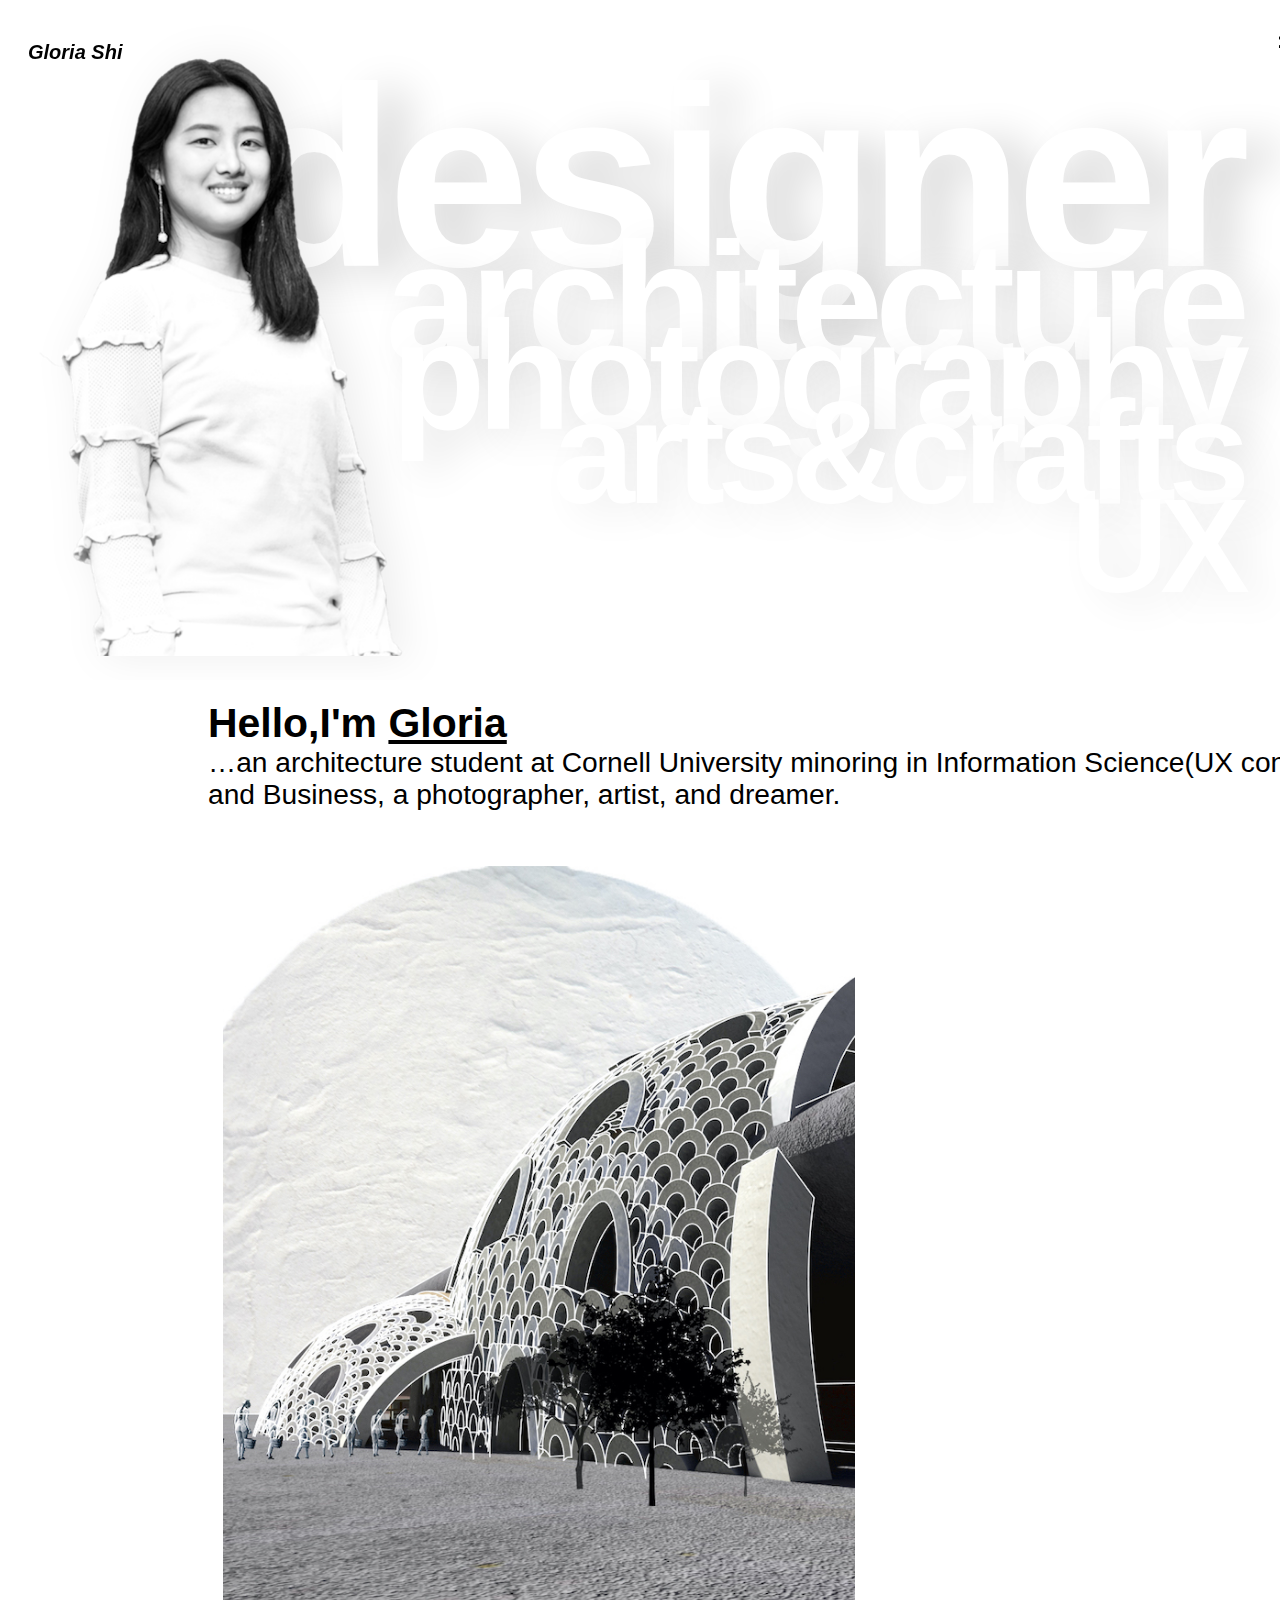
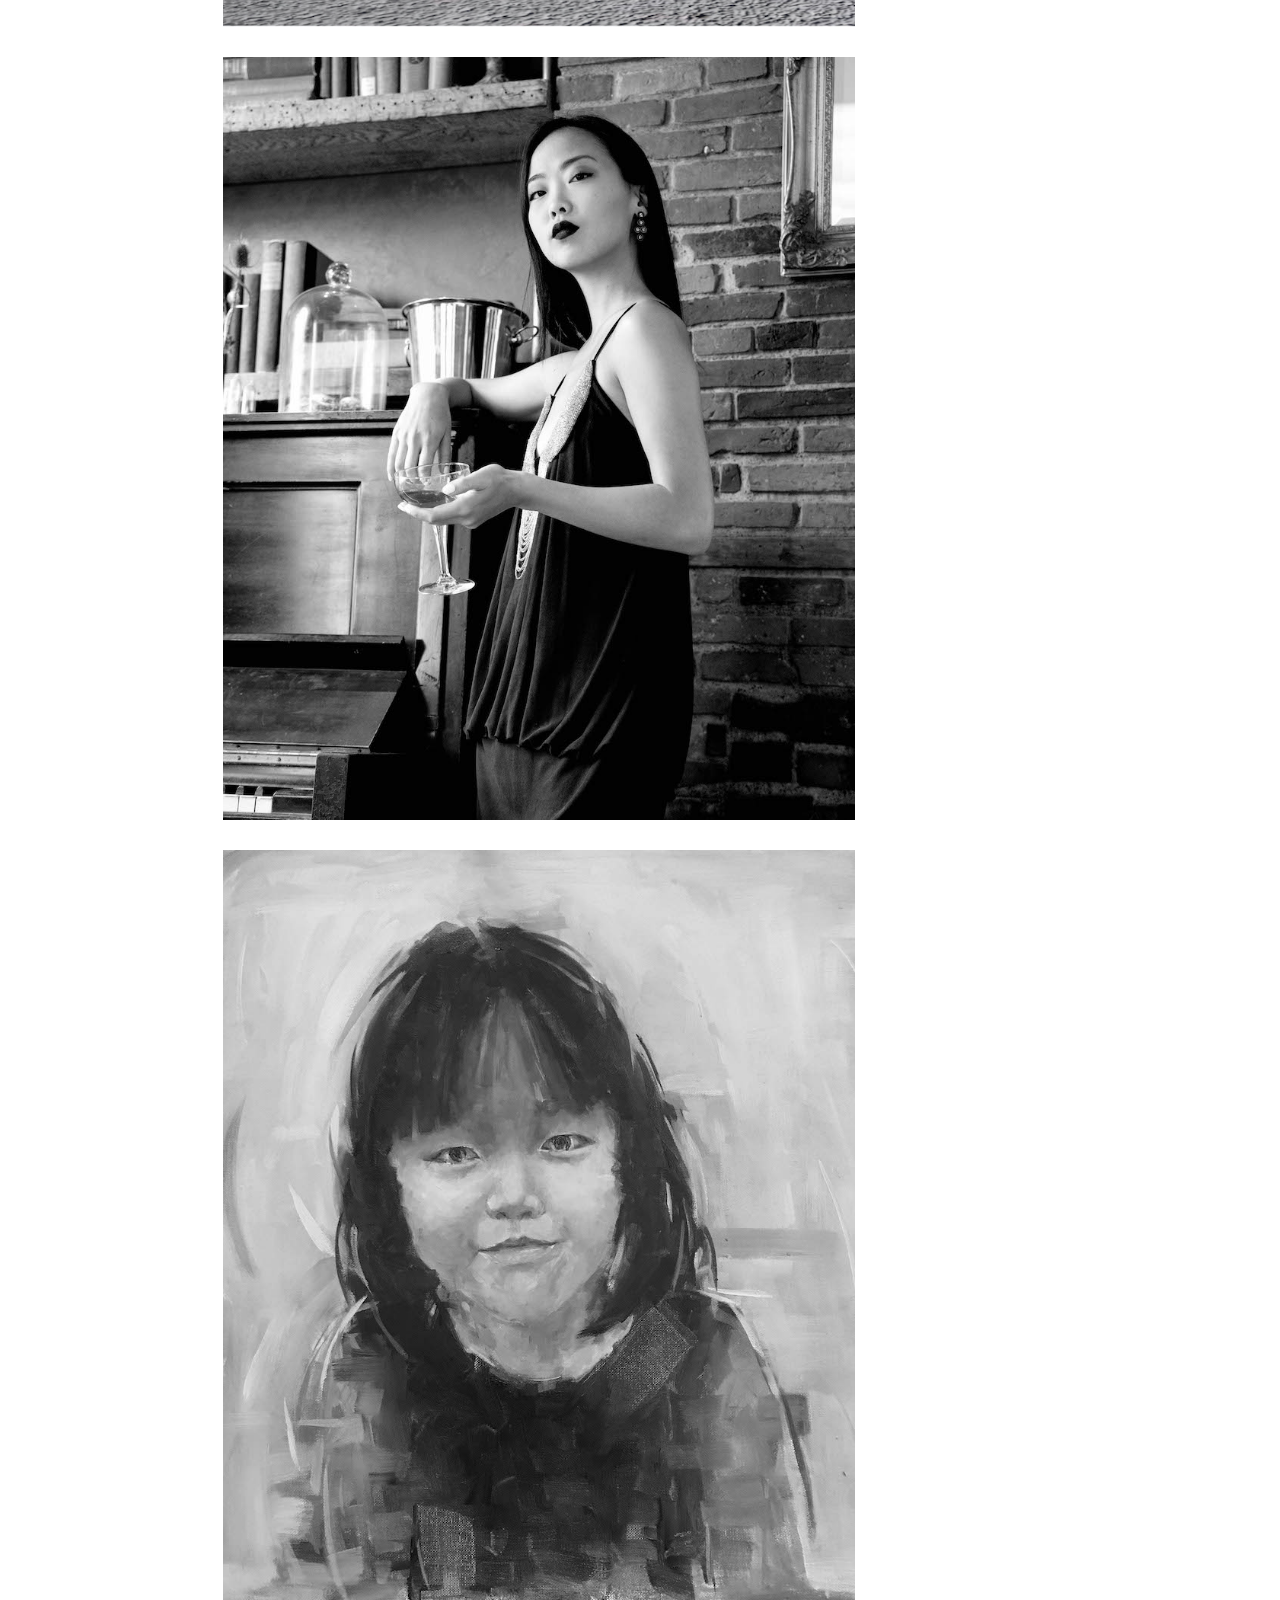
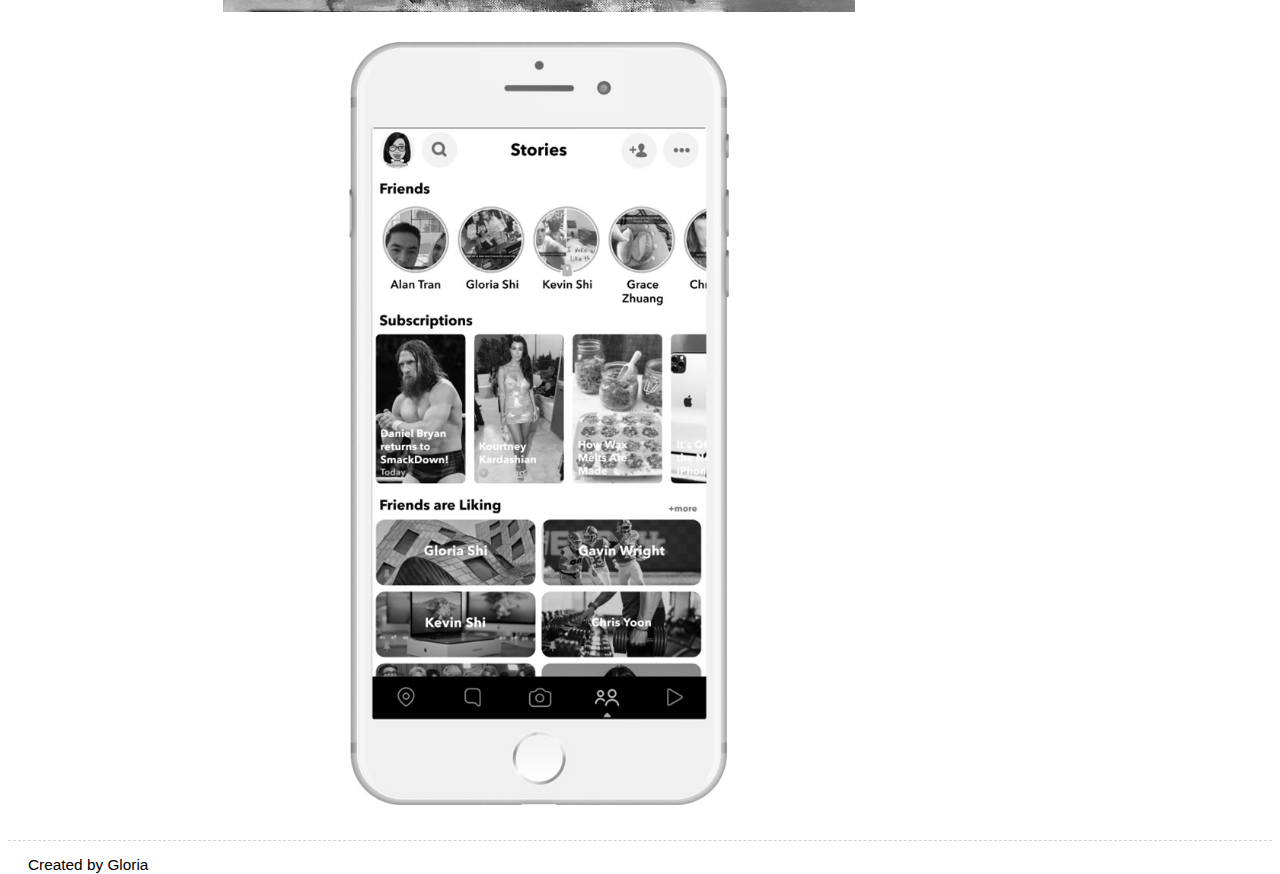
<file: index.html>
<!DOCTYPE html>
<html lang="en" dir="ltr">
  <head>
    <meta charset="utf-8">
    <meta http-equiv="X-UA-Compatible" content="IE=edge">
    <meta name="description" content="Gloria Shi portfolio website">
    <meta name="author" content="Gloria Shi">
    <meta name="viewport" content="width=device-width, initial-scale=1.0, minimum-scale=1.0, maximum-scale=1.0, shrink-to-fit=no">
    <meta name="keywords" content="architecture, architect, designer, photography, art, Cornell University, portfolio">
    <!--website icon-->
    <link rel="apple-touch-icon" sizes="180x180" href="/apple-touch-icon.png">
    <link rel="icon" type="image/png" sizes="32x32" href="img/icon/favicon-32x32.png">
    <link rel="icon" type="image/png" sizes="16x16" href="img/icon/favicon-16x16.png">
    <link rel="manifest" href="/img/icon/site.webmanifest">
    <!--bootstrap stylesheet-->
    <link rel="stylesheet" href="https://stackpath.bootstrapcdn.com/bootstrap/4.5.0/css/bootstrap.min.css" integrity="sha384-9aIt2nRpC12Uk9gS9baDl411NQApFmC26EwAOH8WgZl5MYYxFfc+NcPb1dKGj7Sk" crossorigin="anonymous">
    <!--more stylesheet-->
    <link rel="stylesheet" href="https://cdnjs.cloudflare.com/ajax/libs/animate.css/4.0.0/animate.min.css">
    <link rel="stylesheet" href="https://cdnjs.cloudflare.com/ajax/libs/font-awesome/4.7.0/css/font-awesome.min.css">
    <!--my stylesheet-->
    <link rel="stylesheet" href="css/main.css">
    <title>Gloria Shi</title>
  </head>

  <body id='body'>
    <!--navabr-->
    <nav id="navbar">
      <div class="container-fluid">
        <img src="img/svg/close.svg" alt="close" class="close-btn" id="close-menu">
        <ul>
          <li><a href="architecture.html">Architecture</a></li>
          <li><a href="photography.html">Photography</a></li>
          <li><a href="art.html">Art</a></li>
          <li><a href="ux.html">UX</a></li>
          <li><a href="about.html">About</a></li>
          <li><a href="contact.html">Contact</a></li>
        </ul>
      </div>
    </nav>
    <!--header-->
    <header id="main-header">
      <div class="container-fluid">
        <h1><a href="">Gloria Shi</a></h1>
        <img src="img/svg/menu.svg" alt="menu" class="menu-btn" id="open-menu">
      </div>
    </header>
    <!--landing page-->
    <section id="landing">
      <div class="container-fluid">
        <img src="img/home/gloria_bw.png" alt="Gloria Shi" id=home-img>
        <div class="shaded">
          <div id="descrip-1">designer</div>
          <div id="descrip-2"><a href="architecture.html">architecture</a></div>
          <div id="descrip-3"><a href="photography.html">photography</a></div>
          <div id="descrip-4"><a href="art.html">arts&crafts</a></div>
          <div id="descrip-6"><a href="ux.html">UX</a></div>
        </div>
      </div>
    </section>
    <!--landing page portfolio deatil-->
    <section id="about">
      <div class="container-fluid">
        <div id="greetings">Hello,I'm <a href="about.html">Gloria</a></div>
        <div id="intro">…an architecture student at Cornell University minoring in Information Science(UX concentration) and Business, a photographer, artist, and dreamer.</div>
    </div>
    <div class="container-fluid">
      <div id="detail">
        <div class="portfolio">
          <a href="architecture.html" class="detail-link">
            <img src="img/home/architecture_bw.jpg" alt="Architecture">
            <div class="caption">
              <h4>Architecture</h4>
            </div>
          </a>
        </div>
        <div class="portfolio">
          <a href="photography.html" class="detail-link">
            <img src="img/home/emily_bw.jpg" alt="Photography">
            <div class="caption">
              <h4>Photography</h4>
            </div>
          </a>
        </div>
        <div class="portfolio">
          <a href="art.html" class="detail-link">
            <img src="img/home/art_bw.jpg" alt="Art">
            <div class="caption">
              <h4>Art</h4>
            </div>
          </a>
        </div>
        <div class="portfolio">
          <a href="ux.html" class="detail-link">
            <img src="img/home/Snapchat_bw.jpg" alt="UX">
            <div class="caption">
              <h4>UX</h4>
            </div>
          </a>
        </div>
      </div>
    </div>
    </section>
    <!--JS script-->
    <script type="text/javascript" src="js/main.js">
    </script>
  </body>
  <!--footer-->
  <footer>
    <div class="footer row">
      <div class="col-md-6">
        <!--
        <div class="footer-text">
          Feel free to email me at <span><a href = "mailto: gloriashi0411@gmail.com">gloriashi0411@gmail.com</a></span>.
        </div>
      </div>
      <div class="col-md-6">
        <a class="icons" role= "button" href="https://www.instagram.com/gloriashi_/"><i class="fa fa-instagram" aria-hidden="true"></i></a>
        <a class="icons" role= "button" href="https://www.facebook.com/profile.php?id=100006267633682"><i class="fa fa-facebook-square" aria-hidden="true"></i></a>
        <a class="icons" role= "button" href="https://www.linkedin.com/in/gloria-shi-8b8b81148/"><i class="fa fa-linkedin" aria-hidden="true"></i></a>
        <a class="icons" role= "button" href="https://www.youtube.com/channel/UC5RsCROBwgtJ60TWSpmFm2Q/"><i class="fa fa-youtube-play" aria-hidden="true"></i></a>
      </div>-->
      <div class="footer-text">
        Created by Gloria
      </div>
    </div>
  </footer>
</html>
</file>
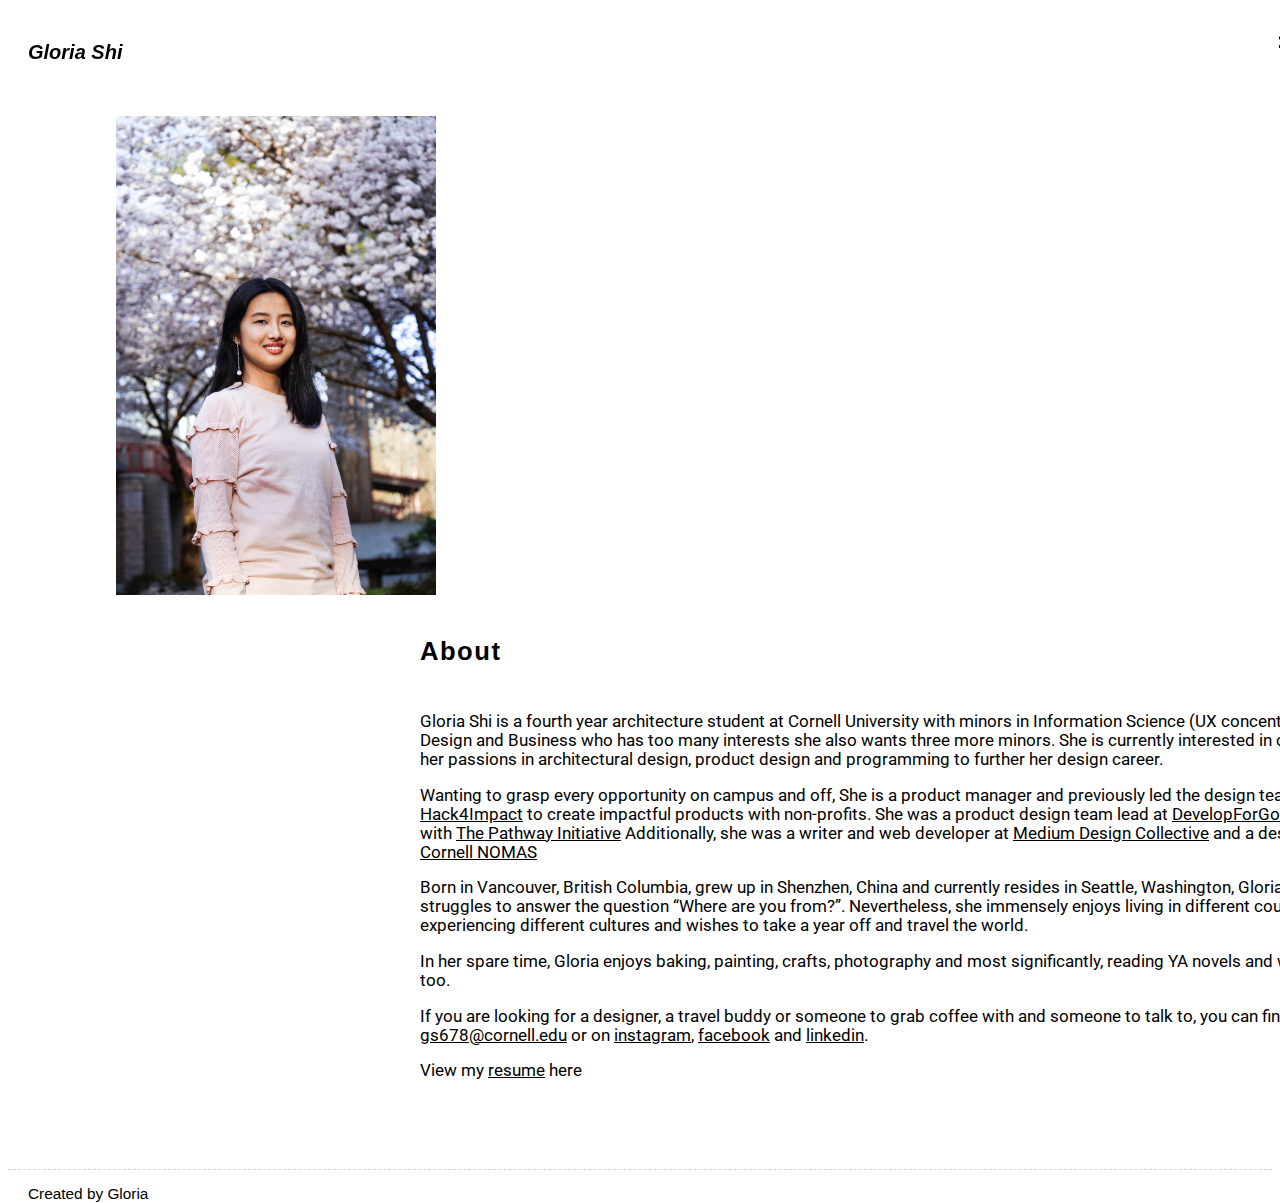
<file: about.html>
<!DOCTYPE html>
<html lang="en" dir="ltr">
  <head>
    <meta charset="utf-8">
    <meta http-equiv="X-UA-Compatible" content="IE=edge">
    <meta name="description" content="Gloria Shi portfolio website">
    <meta name="author" content="Gloria Shi">
    <meta name="viewport" content="width=device-width, initial-scale=1.0, minimum-scale=1.0, maximum-scale=1.0, shrink-to-fit=no">
    <meta name="keywords" content="architecture, architect, designer, photography, art, Cornell University, portfolio">
    <!--website icon-->
    <link rel="apple-touch-icon" sizes="180x180" href="/apple-touch-icon.png">
    <link rel="icon" type="image/png" sizes="32x32" href="img/icon/favicon-32x32.png">
    <link rel="icon" type="image/png" sizes="16x16" href="img/icon/favicon-16x16.png">
    <link rel="manifest" href="/img/icon/site.webmanifest">
    <!--bootstrap stylesheet-->
    <link rel="stylesheet" href="https://stackpath.bootstrapcdn.com/bootstrap/4.5.0/css/bootstrap.min.css" integrity="sha384-9aIt2nRpC12Uk9gS9baDl411NQApFmC26EwAOH8WgZl5MYYxFfc+NcPb1dKGj7Sk" crossorigin="anonymous">
    <!--more stylesheet-->
    <link rel="stylesheet" href="https://cdnjs.cloudflare.com/ajax/libs/animate.css/4.0.0/animate.min.css">
    <link rel="stylesheet" href="https://cdnjs.cloudflare.com/ajax/libs/font-awesome/4.7.0/css/font-awesome.min.css">
    <!--my stylesheet-->
    <link rel="stylesheet" href="css/main.css">
    <link rel="stylesheet" href="css/about.css">
    <!--fonts-->
    <link href="https://fonts.googleapis.com/css2?family=Roboto:ital,wght@0,100;0,300;0,400;0,500;0,700;0,900;1,100;1,300;1,400;1,500;1,700;1,900&display=swap" rel="stylesheet">

    <title>About</title>
  </head>
  <body id='body'>
    <nav id="navbar">
      <div class="container-fluid">
        <img src="img/svg/close.svg" alt="close" class="close-btn" id="close-menu">
        <ul>
          <li><a href="architecture.html">Architecture</a></li>
          <li><a href="photography.html">Photography</a></li>
          <li><a href="art.html">Art</a></li>
          <li><a href="ux.html">UX</a></li>
          <li><a href="about.html">About</a></li>
          <li><a href="contact.html">Contact</a></li>
        </ul>
      </div>
    </nav>
    <header id="main-header">
      <div class="container-fluid">
        <h1><a href="index.html">Gloria Shi</a></h1>
        <img src="img/svg/menu.svg" alt="menu" class="menu-btn" id="open-menu">
      </div>
    </header>
    <section class="about">
      <div class="container-fluid row">
        <div id="about-img" class="col-lg-4">
          <img src="img/about/about 1.jpg" alt="Cherry blossom">
        </div>
        <div id="about-text" class="col-lg-8">
          <h1>
            About
          </h1>
          <div id="about-text2">
          <p>Gloria Shi is a fourth year architecture student at Cornell University
            with minors in Information Science (UX concentrate), Game Design and Business who
has too many interests she also wants three more minors.
She is currently interested in combining her passions in architectural
design, product design and programming to further her design career.</p>

<p>Wanting to grasp every opportunity on campus and off, She is a product manager and previously
led the design team at <a href="https://cornellh4i.netlify.app/"> Cornell Hack4Impact</a> to
create impactful products with non-profits.
She was a product design team lead at <a href="https://developforgood.org/"> DevelopForGood</a>
working with <a href="https://tpwi.org/"> The Pathway Initiative</a>
Additionally, she was a writer and web developer at <a href="https://cornellmedium.design/">Medium Design Collective</a>
and a designer at <a href="https://aap.cornell.edu/resources/student-organization/nomas"> Cornell NOMAS</a></p>

<p>Born in Vancouver, British Columbia, grew up in Shenzhen, China and currently
resides in Seattle, Washington, Gloria often struggles to answer the question
“Where are you from?”. Nevertheless, she immensely enjoys living in different
countries and experiencing different cultures and wishes to take a year off and
travel the world.</p>

<p>In her spare time, Gloria enjoys baking, painting, crafts, photography and most
significantly, reading YA novels and writing some too.</p>

<p>If you are looking for a designer, a travel buddy or someone to grab
coffee with and someone to talk to, you can find me at <a href="mailto: gs678@cornell.edu">gs678@cornell.edu</a> or on <a href="https://www.instagram.com/gloriashi_/">
instagram</a>, <a href="https://www.facebook.com/profile.php?id=100006267633682">facebook</a> and <a href="https://www.linkedin.com/in/gloria-shi-8b8b81148/">linkedin</a>.</p>

<p>View my <a href="https://drive.google.com/file/d/1r2lhUOg-3OOlHfybtEACQXH2ofTjkm8o/view?usp=sharing">resume</a> here</p>
<!--<p>To shoot with me, check out my photography page and fill out a <a href="">contact form</a>.</p>-->
        </div>
        </div>
      </div>
    </section>
    <script type="text/javascript" src="js/main.js">
    </script>
  </body>
  <!--footer-->
  <footer>
    <div class="footer row">
      <div class="col-md-6">
        <!--
        <div class="footer-text">
          Feel free to email me at <span><a href = "mailto: gloriashi0411@gmail.com">gloriashi0411@gmail.com</a></span>.
        </div>
      </div>
      <div class="col-md-6">
        <a class="icons" role= "button" href="https://www.instagram.com/gloriashi_/"><i class="fa fa-instagram" aria-hidden="true"></i></a>
        <a class="icons" role= "button" href="https://www.facebook.com/profile.php?id=100006267633682"><i class="fa fa-facebook-square" aria-hidden="true"></i></a>
        <a class="icons" role= "button" href="https://www.linkedin.com/in/gloria-shi-8b8b81148/"><i class="fa fa-linkedin" aria-hidden="true"></i></a>
        <a class="icons" role= "button" href="https://www.youtube.com/channel/UC5RsCROBwgtJ60TWSpmFm2Q/"><i class="fa fa-youtube-play" aria-hidden="true"></i></a>
      </div>-->
      <div class="footer-text">
        Created by Gloria
      </div>
    </div>
  </footer>
</html>
</file>
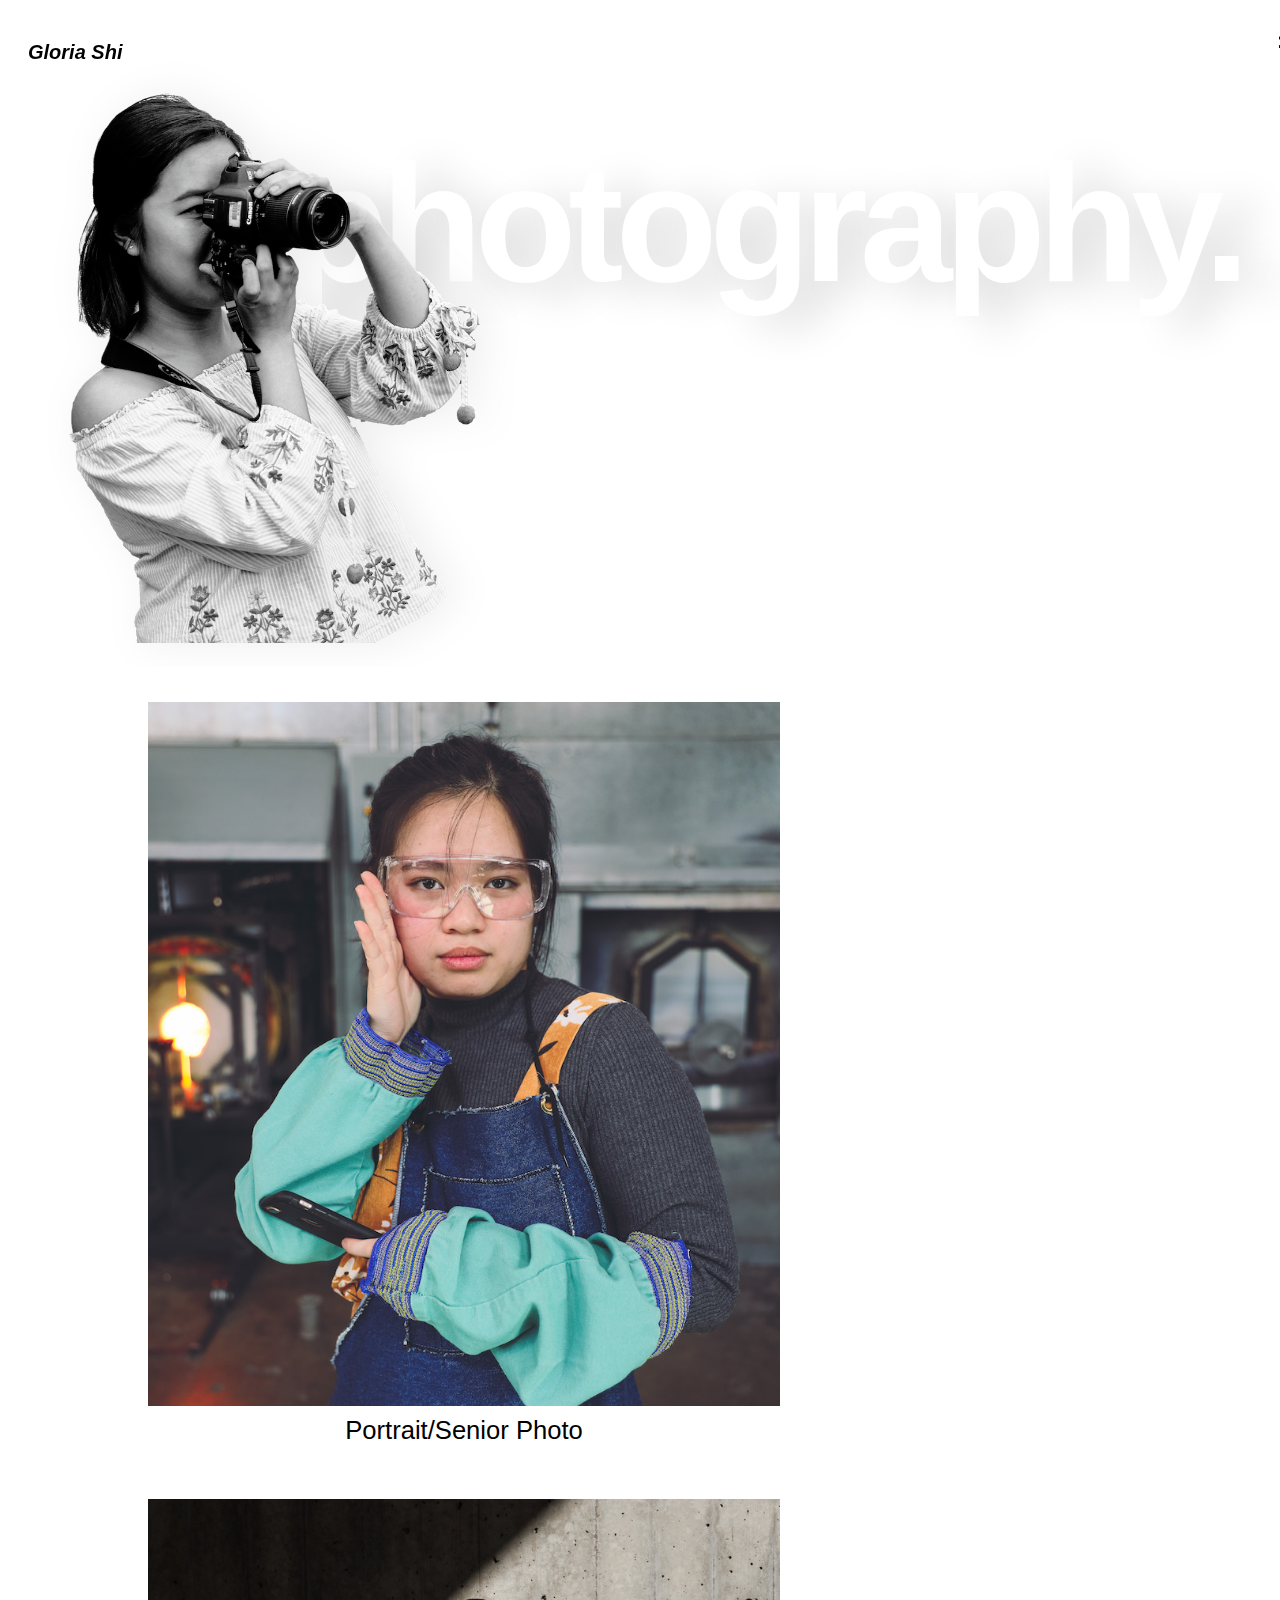
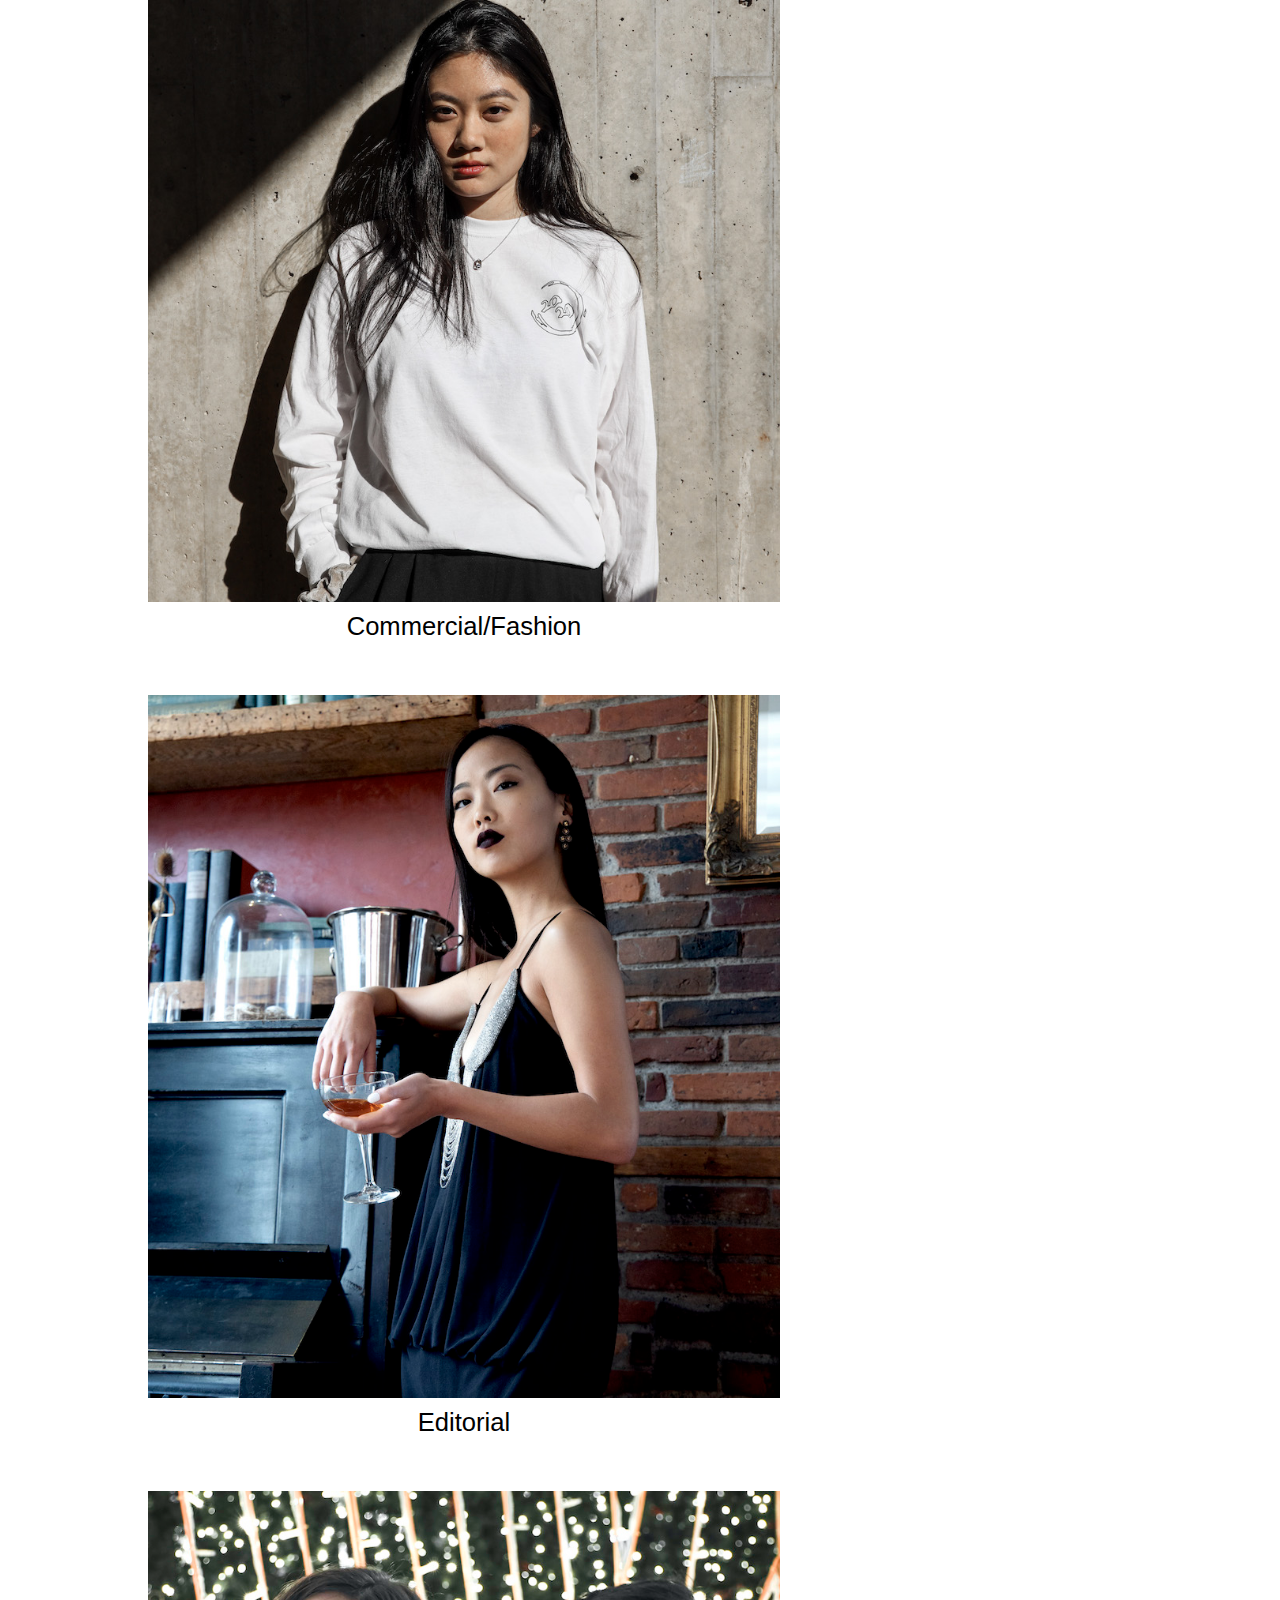
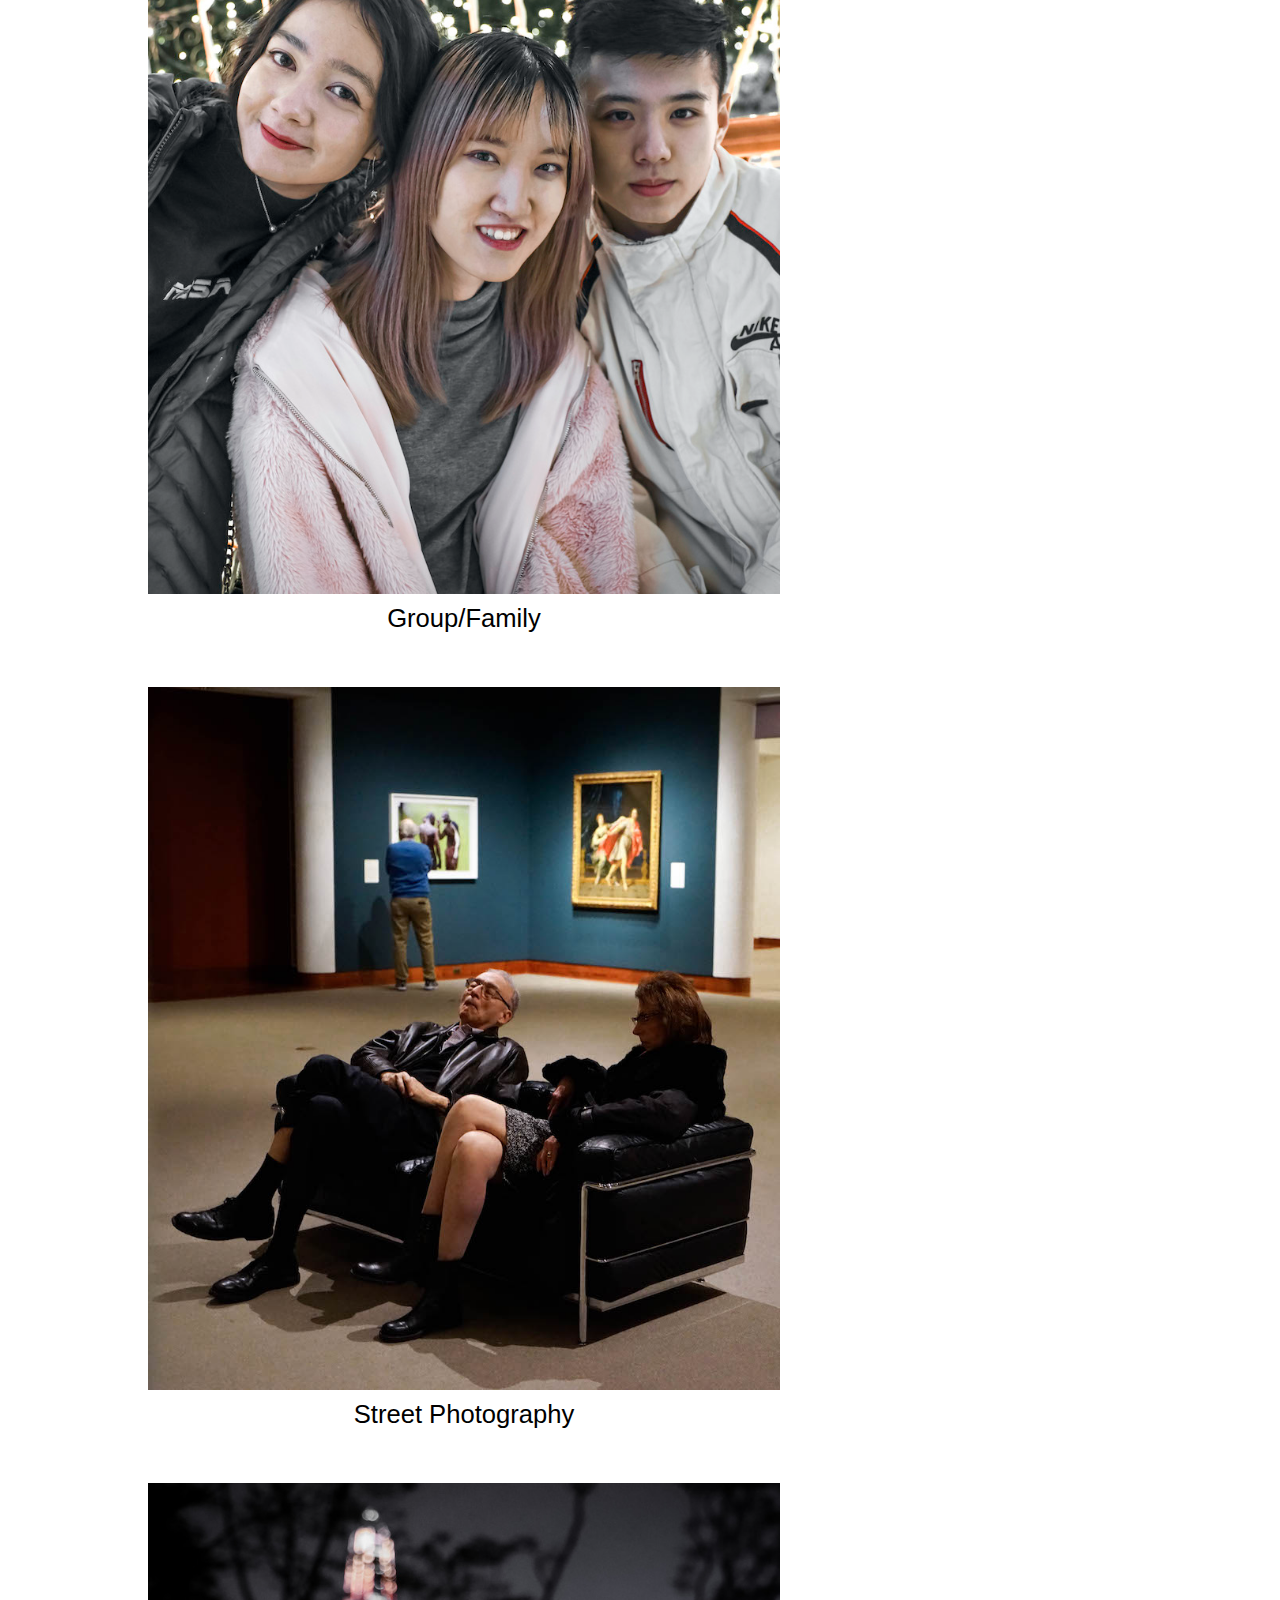
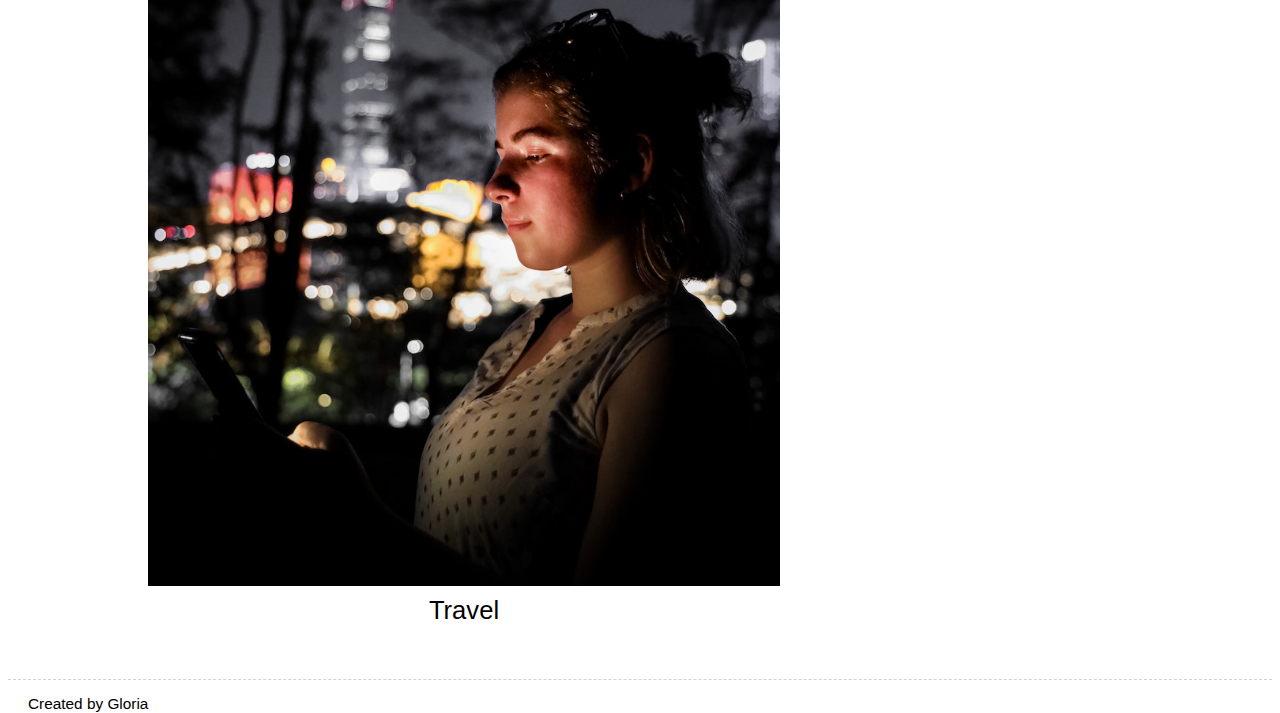
<file: photography.html>
<!DOCTYPE html>
<html lang="en" dir="ltr">
  <head>
    <meta charset="utf-8">
    <meta http-equiv="X-UA-Compatible" content="IE=edge">
    <meta name="description" content="Gloria Shi portfolio website">
    <meta name="author" content="Gloria Shi">
    <meta name="viewport" content="width=device-width, initial-scale=1.0, minimum-scale=1.0, maximum-scale=1.0, shrink-to-fit=no">
    <meta name="keywords" content="architecture, architect, designer, photography, art, Cornell University, portfolio">
    <!--website icon-->
    <link rel="apple-touch-icon" sizes="180x180" href="/apple-touch-icon.png">
    <link rel="icon" type="image/png" sizes="32x32" href="img/icon/favicon-32x32.png">
    <link rel="icon" type="image/png" sizes="16x16" href="img/icon/favicon-16x16.png">
    <link rel="manifest" href="/img/icon/site.webmanifest">
    <!--bootstrap stylesheet-->
    <link rel="stylesheet" href="https://stackpath.bootstrapcdn.com/bootstrap/4.5.0/css/bootstrap.min.css" integrity="sha384-9aIt2nRpC12Uk9gS9baDl411NQApFmC26EwAOH8WgZl5MYYxFfc+NcPb1dKGj7Sk" crossorigin="anonymous">
    <!--more stylesheet-->
    <link rel="stylesheet" href="https://cdnjs.cloudflare.com/ajax/libs/animate.css/4.0.0/animate.min.css">
    <link rel="stylesheet" href="https://cdnjs.cloudflare.com/ajax/libs/font-awesome/4.7.0/css/font-awesome.min.css">
    <link rel="stylesheet" href="css/fullpage.min.css">
    <!--my stylesheet-->
    <link rel="stylesheet" href="css/main.css">
    <link rel="stylesheet" href="css/photography.css">
    <!--fonts-->
    <link href="https://fonts.googleapis.com/css2?family=Roboto:ital,wght@0,100;0,300;0,400;0,500;0,700;0,900;1,100;1,300;1,400;1,500;1,700;1,900&display=swap" rel="stylesheet">

    <title>Photography</title>
  </head>
  <body id='body'>
    <!--navbar-->
    <nav id="navbar">
      <div class="container-fluid">
        <img src="img/svg/close.svg" alt="close" class="close-btn" id="close-menu">
        <ul>
          <li><a href="architecture.html">Architecture</a></li>
          <li><a href="photography.html">Photography</a></li>
          <li><a href="art.html">Art</a></li>
          <li><a href="ux.html">UX</a></li>
          <li><a href="about.html">About</a></li>
          <li><a href="contact.html">Contact</a></li>
        </ul>
      </div>
    </nav>
    <!--header-->
    <header id="main-header">
      <div class="container-fluid">
        <h1><a href="index.html">Gloria Shi</a></h1>
        <img src="img/svg/menu.svg" alt="menu" class="menu-btn" id="open-menu">
      </div>
    </header>
    <!--landing page-->
    <section id="landing">
      <div class="container-fluid">
        <img src="img/photography/photography-gloria.png" alt="photography-gloria" id='photo-img'>
        <div class="shaded">
          <div id="descrip-1">photography.
          <!--<button href='#'type="button" name="button" class="btn btn-outline-dark">FAQ</button>
          <button href='contact.html'type="button" name="button" class="btn btn-outline-dark">Contact</button>
          <button href='#'type="button" name="button" class="btn btn-outline-dark">Book Me</button></div>-->
        </div>
      </div>
    </section>
    <!--section element-->
    <!--portrait/senior photo-->
    <section id='photography'>
      <div class="container-fluid">
        <div id='detail'>
          <div class='portfolio'>
            <a href="portait.html" class="detail-link">
              <img src="img/photography/portrait.jpg" alt="Portrait/Senior photo">
              <h4>Portrait/Senior Photo</h4></a>
             <!-- <div id="clip-this">
                <div id='i-icon'><span>i</span></div>
                <div><span>Yearbook/Mini Session:</span>$50 (20 minutes, 1 outfit, 1 location, 8 images)</div>
                <div><span>Regular Session:</span> $150 (60 minutes, 2 outfit, 1 location, 20 images)</div>
                <div><span>Premium Session:</span> $250 (90 minutes, 3 outfit, 2 locations, 30 images)</div>
                <div><span>Bring a friend:</span> $250 (90 minutes, each 2 outfits, 2 locations, 30 images total)</div>
                <div><span>Extra images:</span> $10 per image</div>
                <button href='contact.html'type="button" name="button" class="btn btn-outline-dark" id='btn1'>Book A Session</button>
              </div> -->
          </div>
          <!--commercial/fashion-->
          <div class='portfolio'>
            <a href="commericial.html" class="detail-link">
              <img src="img/photography/commercial.jpg" alt="Commercial">
              <h4>Commercial/Fashion</h4></a>
              <!--<div id="clip-this">
                <div id='i-icon'><span>i</span></div>
                <div><span>60 minutes session:</span> $200 (max 3 outfits, 1 location, 15 images)</div>
                <div><span>90 minutes session:</span> $350 (max 6 outfits, 1 location, 30 images)</div>
                <div><span>120 minutes session:</span> $500 (max 10 outfits, 1 location, 50 images)</div>
                <div><span>Extra images:</span> $10 per image</div>
                <div><span>Extra locations:</span> $50 per location</div>
                <button href='contact.html'type="button" name="button" class="btn btn-outline-dark" id='btn1'>Book A Session</button>
              </div>-->
          </div>
          <!--editorial-->
          <div class='portfolio'>
            <a href="editorial.html" class="detail-link">
              <img src="img/photography/editorial.jpg" alt="Editorial">
            <h4>Editorial</h4></a>
          </div>
          <!--group/family-->
          <div class='portfolio'>
            <a href="group.html" class="detail-link">
              <img src="img/photography/group-photo.jpg" alt="Group">
              <h4>Group/Family</h4></a>
             <!-- <div id="clip-this">
                <div id='i-icon'><span>i</span></div>
                <div><span>Family:</span> $275 (60 minutes, 1 outfit, 1 location, 25 images invidual&group shots)</div>
                <div><span>Friends/Hoco/Prom/Parties:</span> $100 per 30 minutes, 3 person min (1 outfit, 1 location, 15 images individual&group shots) </div>
                <div><span>Extra images:</span> $10 per image</div>
                <div><span>Extra locations:</span> $50 per location</div>
                <button href='contact.html'type="button" name="button" class="btn btn-outline-dark" id='btn1'>Book A Session</button>
              </div>-->
          </div>
          <!--street photography-->
          <div class='portfolio'>
            <a href="street.html" class="detail-link">
              <img src="img/photography/street.jpg" alt="Street Photography">
            <h4>Street Photography</h4></a>
          </div>
          <!--travel-->
          <div class='portfolio'>
            <a href="travel.html" class="detail-link">
              <img src="img/photography/travel.jpg" alt="Travel">
            <h4>Travel</h4></a>
          </div>
        </div>
      </div>
    </section>
    <!--JS script-->
    <script type="text/javascript" src="js/main.js">
    </script>
  </body>
  <!--footer-->
  <footer>
    <div class="footer row">
      <div class="col-md-6">
        <!--
        <div class="footer-text">
          Feel free to email me at <span><a href = "mailto: gloriashi0411@gmail.com">gloriashi0411@gmail.com</a></span>.
        </div>
      </div>
      <div class="col-md-6">
        <a class="icons" role= "button" href="https://www.instagram.com/gloriashi_/"><i class="fa fa-instagram" aria-hidden="true"></i></a>
        <a class="icons" role= "button" href="https://www.facebook.com/profile.php?id=100006267633682"><i class="fa fa-facebook-square" aria-hidden="true"></i></a>
        <a class="icons" role= "button" href="https://www.linkedin.com/in/gloria-shi-8b8b81148/"><i class="fa fa-linkedin" aria-hidden="true"></i></a>
        <a class="icons" role= "button" href="https://www.youtube.com/channel/UC5RsCROBwgtJ60TWSpmFm2Q/"><i class="fa fa-youtube-play" aria-hidden="true"></i></a>
      </div>-->
      <div class="footer-text">
        Created by Gloria
      </div>
    </div>
  </footer>
</html>
</file>
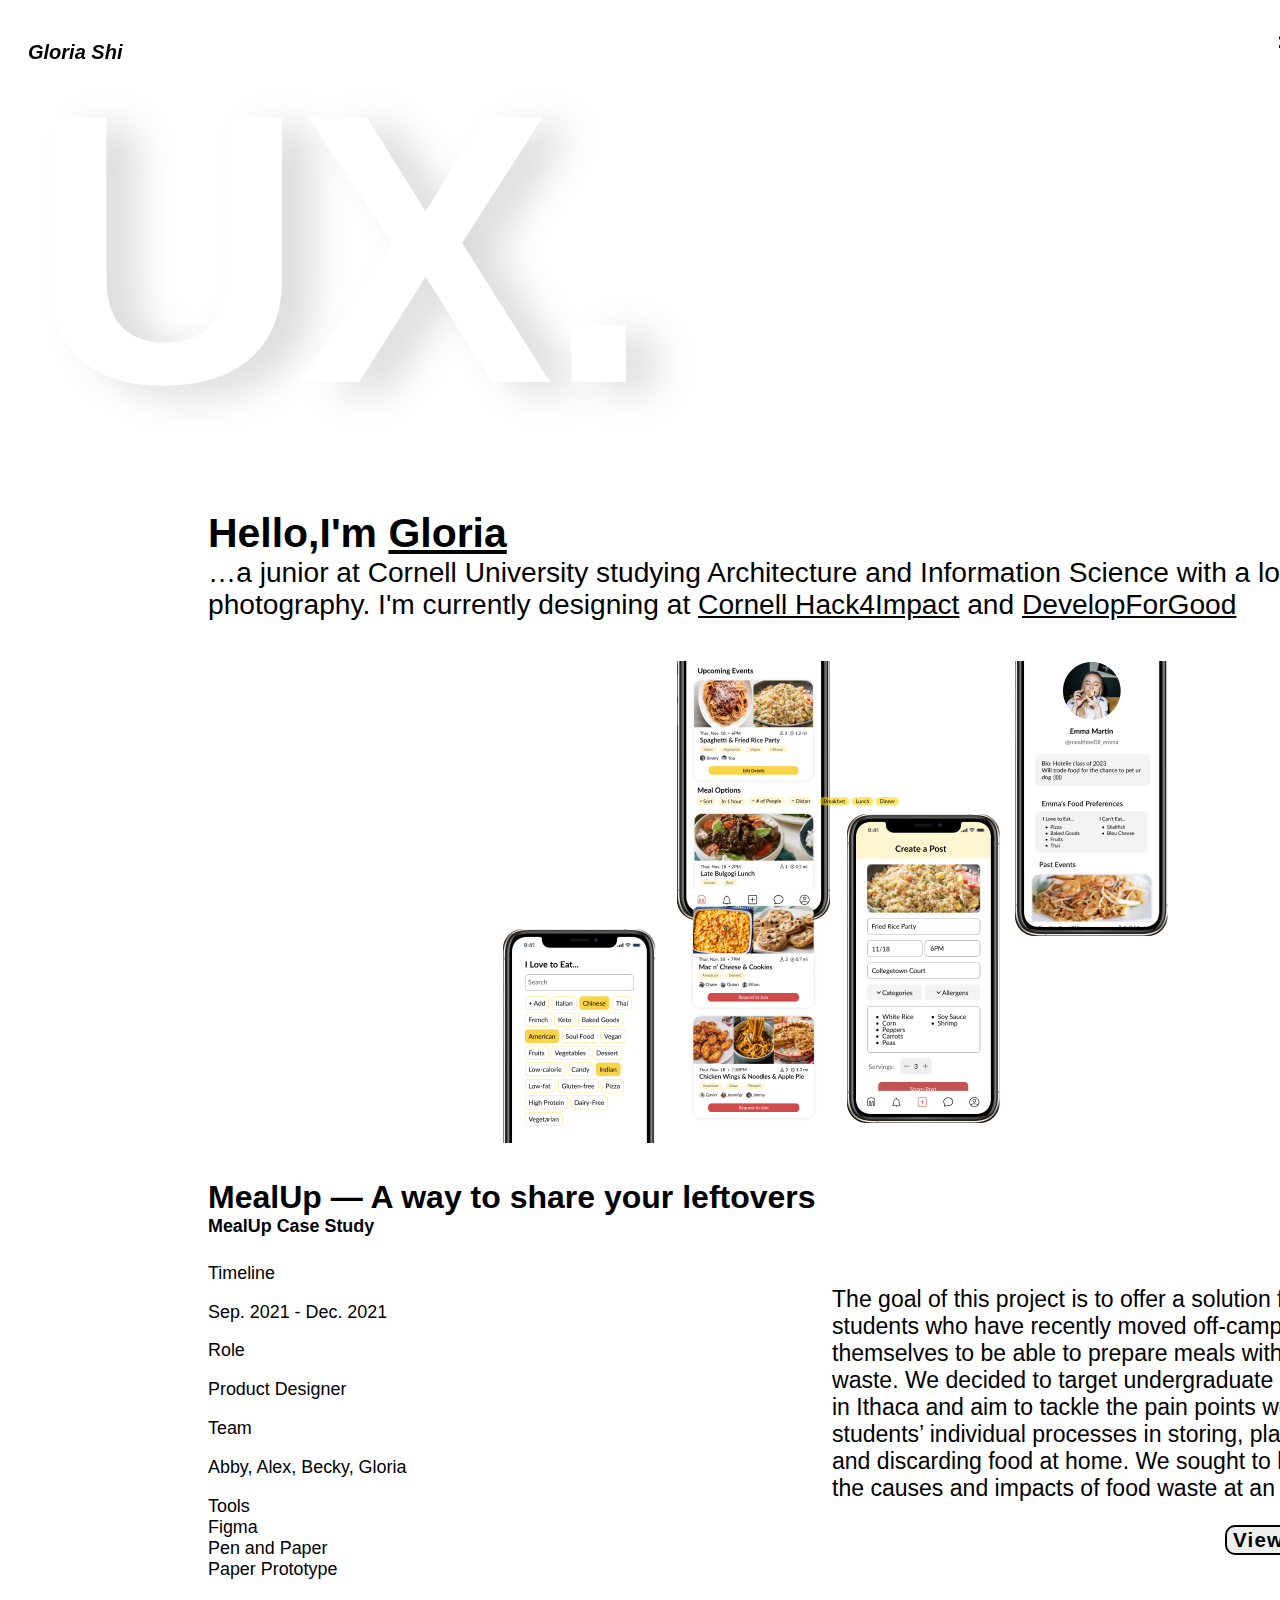
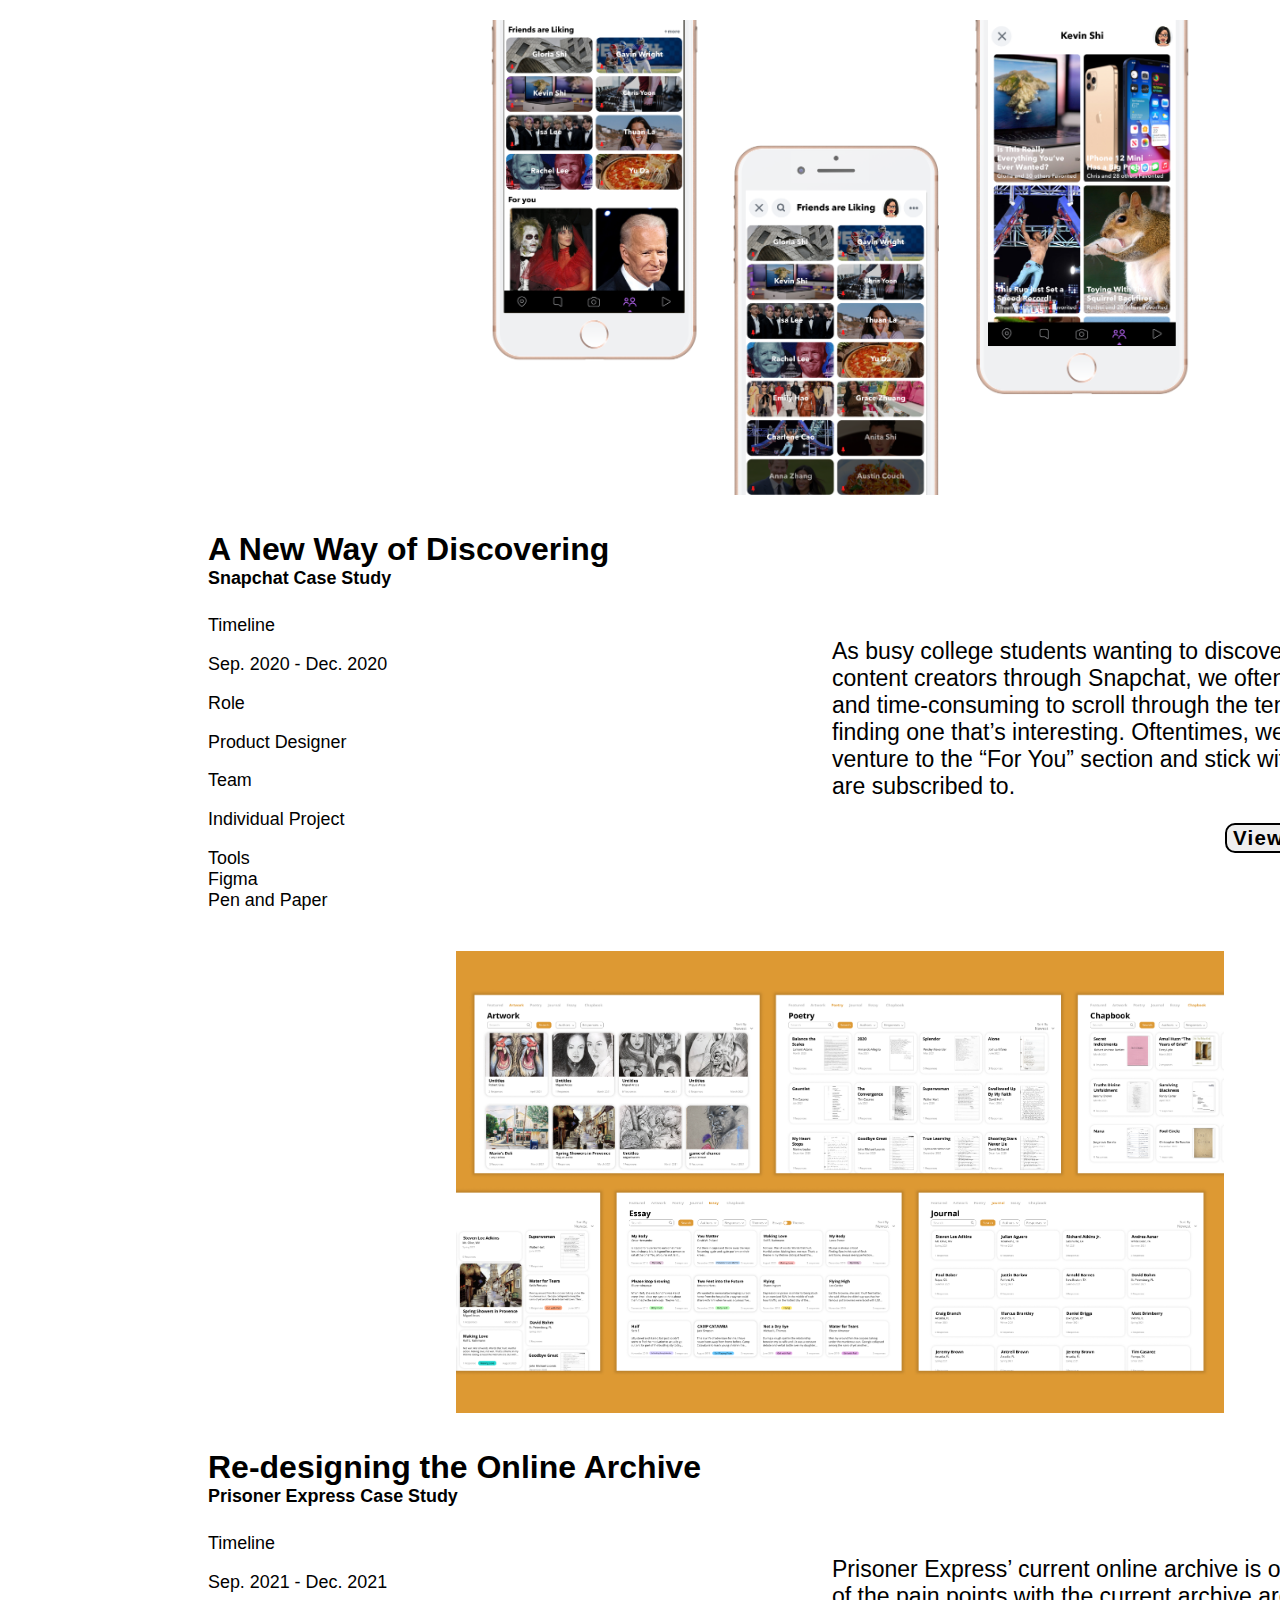
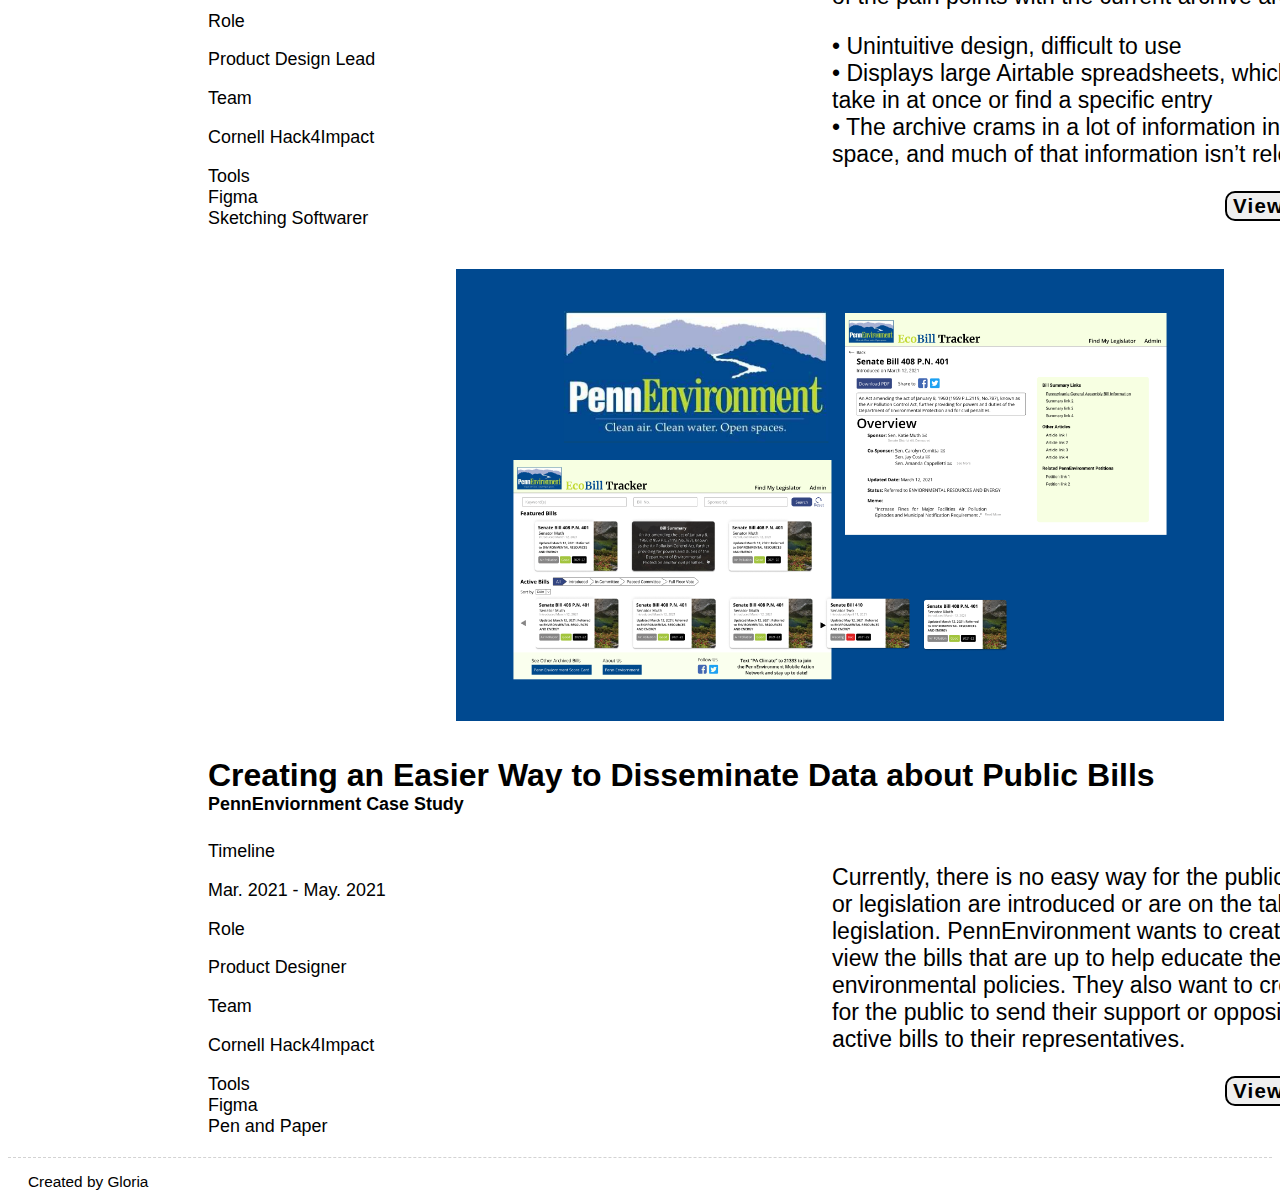
<file: ux.html>
<!DOCTYPE html>
<html lang="en" dir="ltr">
  <head>
    <meta charset="utf-8">
    <meta http-equiv="X-UA-Compatible" content="IE=edge">
    <meta name="description" content="Gloria Shi portfolio website">
    <meta name="author" content="Gloria Shi">
    <meta name="viewport" content="width=device-width, initial-scale=1.0, minimum-scale=1.0, maximum-scale=1.0, shrink-to-fit=no">
    <meta name="keywords" content="architecture, architect, designer, photography, art, Cornell University, portfolio">
    <!--website icon-->
    <link rel="apple-touch-icon" sizes="180x180" href="/apple-touch-icon.png">
    <link rel="icon" type="image/png" sizes="32x32" href="img/icon/favicon-32x32.png">
    <link rel="icon" type="image/png" sizes="16x16" href="img/icon/favicon-16x16.png">
    <link rel="manifest" href="/img/icon/site.webmanifest">
    <!--bootstrap stylesheet-->
    <link rel="stylesheet" href="https://stackpath.bootstrapcdn.com/bootstrap/4.5.0/css/bootstrap.min.css" integrity="sha384-9aIt2nRpC12Uk9gS9baDl411NQApFmC26EwAOH8WgZl5MYYxFfc+NcPb1dKGj7Sk" crossorigin="anonymous">
    <!--more stylesheet-->
    <link rel="stylesheet" href="https://cdnjs.cloudflare.com/ajax/libs/animate.css/4.0.0/animate.min.css">
    <link rel="stylesheet" href="https://cdnjs.cloudflare.com/ajax/libs/font-awesome/4.7.0/css/font-awesome.min.css">
    <!--my stylesheet-->
    <link rel="stylesheet" href="css/main.css">
    <link rel="stylesheet" href="css/ux.css">
    <!--fonts-->
    <link href="https://fonts.googleapis.com/css2?family=Roboto:ital,wght@0,100;0,300;0,400;0,500;0,700;0,900;1,100;1,300;1,400;1,500;1,700;1,900&display=swap" rel="stylesheet">

    <title>UX</title>
  </head>
  <body id='body'>
    <!--navabr-->
    <nav id="navbar">
      <div class="container-fluid">
        <img src="img/svg/close.svg" alt="close" class="close-btn" id="close-menu">
        <ul>
          <li><a href="architecture.html">Architecture</a></li>
          <li><a href="photography.html">Photography</a></li>
          <li><a href="art.html">Art</a></li>
          <li><a href="ux.html">UX</a></li>
          <li><a href="about.html">About</a></li>
          <li><a href="contact.html">Contact</a></li>
        </ul>
      </div>
    </nav>
    <!--header-->
    <header id="main-header">
      <div class="container-fluid">
        <h1><a href="index.html">Gloria Shi</a></h1>
        <img src="img/svg/menu.svg" alt="menu" class="menu-btn" id="open-menu">
      </div>
    </header>
    <!--landing page-->
    <section id="landing">
      <div class="container-fluid">
        <div class="shaded">
          <div id="descrip-5">UX.</div>
        </div>
      </div>
    </section>
    <section class='section' id='about'>
      <div class="container-fluid">
        <div id="greetings">Hello,I'm <a href="about.html">Gloria</a></div>
        <div id="intro">…a junior at Cornell University studying Architecture and Information Science
        with a love for art and photography. I'm currently designing at <a href="https://cornellh4i.netlify.app/"><u>Cornell Hack4Impact</u></a>
        and <a href="https://developforgood.org/"><u>DevelopForGood</u></a></div>
    </div>
      <div class="container-fluid">
          <img src="img/ux/Mealup.png" alt="MealUp Case Study">
        <div id="title">MealUp — A way to share your leftovers</div>
        <div id="subtitle">MealUp Case Study</div>
        <div id="summary">
          <p>The goal of this project is to offer a solution for college students who
            have recently moved off-campus and cook for themselves to be able to
            prepare meals with minimal food waste. We decided to target undergraduate
            students residing in Ithaca and aim to tackle the pain points we identified
            in students’ individual processes in storing, planning, preparing, and
            discarding food at home. We sought to learn more about the causes and
            impacts of food waste at an individual scale. </p>
          <a href="https://gloria-shi.medium.com/mealup-a-way-to-share-your-leftovers-819b8c687246">
            <button type="button" name="button" class="btn btn-outline-dark">View Full Case Study</button></a>
         </div>
        <div id="bullets">
          <div class="regular">Timeline</div>
          <p>Sep. 2021 - Dec. 2021</p>
          <div class="regular">Role</div>
          <p>Product Designer</p>
          <div class="regular">Team</div>
          <p>Abby, Alex, Becky, Gloria</p>
          <div class="regular">Tools</div>
          <div>Figma</div>
          <div>Pen and Paper</div>
          <div>Paper Prototype</div>
        </div>
      </div>
      <div class="container-fluid">
          <img src="img/ux/Snapchat.png" alt="Snapchat Case Study">
        <div id="title">A New Way of Discovering</div>
        <div id="subtitle">Snapchat Case Study</div>
        <div id="summary">
          <p>As busy college students wanting to discover new
          stories and content creators through Snapchat, we often find it frustrating
           and time-consuming to scroll through the tens of stories before finding
           one that’s interesting. Oftentimes, we don’t even venture to the “For
           You” section and stick with the contents we are subscribed to. </p>
          <a href="https://gloria-shi.medium.com/snapchat-concept-discovering-stories-through-friends-6cec3fc6a6db">
            <button type="button" name="button" class="btn btn-outline-dark">View Full Case Study</button></a>
         </div>
        <div id="bullets">
          <div class="regular">Timeline</div>
          <p>Sep. 2020 - Dec. 2020</p>
          <div class="regular">Role</div>
          <p>Product Designer</p>
          <div class="regular">Team</div>
          <p>Individual Project</p>
          <div class="regular">Tools</div>
          <div>Figma</div>
          <div>Pen and Paper</div>
        </div>
      </div>
      <div class="container-fluid">
          <img src="img/ux/Prisoner.png" alt="Prisoner Express Case Study">
        <div id="title">Re-designing the Online Archive</div>
        <div id="subtitle">Prisoner Express Case Study</div>
        <div id="summary">
          <p>Prisoner Express’ current online archive is on Airtable. Some of the pain points with the current archive are:
          <div>• Unintuitive design, difficult to use</div>
          <div>• Displays large Airtable spreadsheets, which are difficult to take
          in at once or find a specific entry</div>
          <div>• The archive crams in a lot of information in a small amount of space,
          and much of that information isn’t relevant for users </div></p>
          <a href="https://medium.com/cornellh4i/prisoners-express-designing-an-online-archive-a7b0b9af46f1">
            <button type="button" name="button" class="btn btn-outline-dark">View Full Case Study</button></a>
         </div>
        <div id="bullets">
          <div class="regular">Timeline</div>
          <p>Sep. 2021 - Dec. 2021</p>
          <div class="regular">Role</div>
          <p>Product Design Lead</p>
          <div class="regular">Team</div>
          <p><a href="https://cornellh4i.netlify.app/"> Cornell Hack4Impact</a></p>
          <div class="regular">Tools</div>
          <div>Figma</div>
          <div>Sketching Softwarer</div>
        </div>
      </div>
      <div class="container-fluid">
          <img src="img/ux/Penn.png" alt="PennEnviornment Case Study">
        <div id="title">Creating an Easier Way to Disseminate Data about Public Bills</div>
        <div id="subtitle">PennEnviornment Case Study</div>
        <div id="summary">
          <p>Currently, there is no easy way for the public to know what bills
            or legislation are introduced or are on the table for state legislation.
            PennEnvironment wants to create a platform to view the bills that are
            up to help educate the general public on environmental policies.
            They also want to create an easy way for the public to send their
            support or opposition to currently active bills to their representatives. </p>
          <a href="https://medium.com/cornellh4i/pennenvironment-creating-an-easier-way-to-disseminate-data-about-public-bills-a6757df73c03">
            <button type="button" name="button" class="btn btn-outline-dark">View Full Case Study</button></a>
         </div>
        <div id="bullets">
          <div class="regular">Timeline</div>
          <p>Mar. 2021 - May. 2021</p>
          <div class="regular">Role</div>
          <p>Product Designer</p>
          <div class="regular">Team</div>
          <p><a href="https://cornellh4i.netlify.app/"> Cornell Hack4Impact</a></p>
          <div class="regular">Tools</div>
          <div>Figma</div>
          <div>Pen and Paper</div>
        </div>
      </div>
    </section>
    <!--JS script-->
    <script type="text/javascript" src="js/main.js">
    </script>
  </body>
  <!--footer-->
  <footer>
    <div class="footer row">
      <div class="col-md-6">
        <!--
        <div class="footer-text">
          Feel free to email me at <span><a href = "mailto: gloriashi0411@gmail.com">gloriashi0411@gmail.com</a></span>.
        </div>
      </div>
      <div class="col-md-6">
        <a class="icons" role= "button" href="https://www.instagram.com/gloriashi_/"><i class="fa fa-instagram" aria-hidden="true"></i></a>
        <a class="icons" role= "button" href="https://www.facebook.com/profile.php?id=100006267633682"><i class="fa fa-facebook-square" aria-hidden="true"></i></a>
        <a class="icons" role= "button" href="https://www.linkedin.com/in/gloria-shi-8b8b81148/"><i class="fa fa-linkedin" aria-hidden="true"></i></a>
        <a class="icons" role= "button" href="https://www.youtube.com/channel/UC5RsCROBwgtJ60TWSpmFm2Q/"><i class="fa fa-youtube-play" aria-hidden="true"></i></a>
      </div>-->
      <div class="footer-text">
        Created by Gloria
      </div>
    </div>
  </footer>
</html>
</file>
<file: css/main.css>
html{
  height:100%;
}
a{
  text-decoration: none;
  color: #000000;
}
body{
  position:relative;
  font-family: Helvetica,Arial,sans-serif;
  text-align: left;
  color:#000000;
  background-color: #ffffff;
  overflow: auto;
}
nav{
  position: fixed;
  background:rgba(0,0,0,0.9);
  width:100%;
  height: 100vh;
  overflow: hidden;
  display:none;
  z-index: 8;
}
nav .container-fluid .close-btn{
  height:20px;
  float: right;
  cursor: pointer;
  opacity: 0;
}
nav .container-fluid ul{
  list-style-type: none;
  margin:20% auto 0 auto;
  padding:0;
  display:grid;
  grid-template-columns: repeat(6,auto);
  width:90%;
}
nav .container-fluid ul li a{
  text-decoration: none;
  color:#ffffff;
  font-weight: bold;
  font-size: 3vw;
  transition: 0.5s;
}
nav .container-fluid ul:hover li a{
  opacity:0.1;
}
nav .container-fluid ul li a:hover{
  opacity:1;
}
nav .container-fluid ul li{
  opacity:0;
}
@media only screen and (max-width: 768px) {
  nav .container-fluid ul{
    margin:20vh auto 0 auto;
    display:block;
    text-align: center;
  }
  nav .container-fluid ul li a{
    font-size: 30px;
  }
}
header{
  position: fixed;
  width:100%;
  padding:0;
  z-index: 7;
}
@media only screen and (max-width: 600px){
  header{
    background-color: rgba(255,255,255);
    -webkit-filter: drop-shadow(0px 1px 3px rgba(0,0,0,0.07));
  }
}
header .container-fluid h1{
  float: left;
  font-size: 20px;
  font-style: oblique;
  font-weight: bold;
  font-family: Helvetica,sans-serif;
}
header .container-fluid h1 a{
  color:#000000;
  text-decoration: none;
}
header .container-fluid .menu-btn{
  height:20px;
  float: right;
  cursor: pointer;
}
footer{
  border-top: 1.5px dashed lightgray;
  font-weight: lighter;
}
.container-fluid{
  width: 100%;
  height: 100%;
  padding: 20px;
  overflow:hidden;
}
.shaded {
  position: relative;
  float: right;
  right:50px;
  margin:0px;
  list-style-type: none;
  font-weight: bold;
  letter-spacing: -8px;
}
.shaded a{
  color:#ffffff;
  text-decoration: none;
}
.footer{
  margin:15px 20px 15px 20px;
}
.footer-text{
  color: #000000;
  font-size: 1.2vw;
  font-weight: normal;
}
.footer-text a{
  color: #000000;
}
.icons i{
  color:#000000;
  padding-right: 15px;
  font-size: 2.5vw;
}
@media only screen and (max-width: 768px) {
  .footer{
    margin-left: 0;
    margin-right: 0;
  }
  .footer-text{
    font-size: 13px;
  }
  .icons i{
    color:#000000;
    padding-right: 10px;
    font-size: 3.5vw;
  }
}
/*intro*/
#home-img{
  position: relative;
  width:32vw;
  padding-top: 15px;
  z-index: 2;
  -webkit-filter: drop-shadow(10px 0px 20px rgba(0,0,0,0.07));
}
 #descrip-1 {
  position:absolute;
  color:#ffffff;
  font-size: 20vw;
  top:2px;
  right:0px;
  cursor: default;
  float:right;
  z-index: 1;
  text-shadow: 30px 10px 40px rgba(0,0,0,0.15);
}
 #descrip-2 {
  position:absolute;
  text-align: center;
  font-size: 13vw;
  top:178px;
  float:right;
  right:0px;
  z-index:3;
  text-shadow: 20px 10px 40px rgba(0,0,0,0.12);
}
#descrip-2 a:hover{
  color:#000000;
}
#descrip-3 {
  font-size: 12vw;
  top:260px;
  float:right;
  right:0px;
  position:absolute;
  z-index:4;
  text-shadow: 20px 10px 40px rgba(0,0,0,0.1);
}
#descrip-3 a:hover{
  color:#000000;
}
#descrip-4 {
  font-size: 11.5vw;
  top:340px;
  float:right;
  right:0px;
  position:absolute;
  z-index:5;
  text-shadow: 20px 10px 40px rgba(0,0,0,0.07);
}
#descrip-4 a:hover{
  color:#000000;
}
#descrip-6 {
  font-size: 10.5vw;
  top:440px;
  float:right;
  right:0px;
  position:absolute;
  z-index:6;
  text-shadow: 20px 10px 40px rgba(0,0,0,0.07);
}
#descrip-6 a:hover {
  color:#000000;
}
@media only screen and (max-width: 992px) {
  #descrip-2 {
   top:140px;
  }
  #descrip-3 {
    top:210px;
  }
  #descrip-4 {
    top:270px;
  }
  #descrip-6{
    top:330px;
  }
}
 @media only screen and (max-width: 768px) {
  #descrip-2 {
    top:100px;
  }
  #descrip-3 {
     top:150px;
  }
  #descrip-4 {
     top:195px;
  }
  #descrip-6{
    top:250px;
  }
}
 @media only screen and (max-width: 600px) {
  #landing{
    padding-top: 50px;
  }
  #home-img{
    display: inline;
    margin-left: auto;
    margin-right: auto;
    overflow: hidden;
    -webkit-filter: drop-shadow(5px 0px 10px rgba(0,0,0,0.07));
  }
  #descrip-1 {
    display:none;
  }
  #descrip-2 {
    top:30px;
  }
  #descrip-3 {
    top:70px;
  }
  #descrip-4 {
    top:110px;
  }
  #descrip-6{
    top:160px;
  }
}
/*introduction text*/
#about .container-fluid{
  width:100%;
  padding-top: 20px;
  padding-left: 200px;
  padding-right: 200px;
}
#greetings{
  position: relative;
  font-weight: bold;
  font-size: 3.2vw;
}
#greetings a{
  text-decoration: underline;
  color: #000000;
}
#intro{
  font-size: 2.2vw;
}
@media only screen and (max-width: 768px){
  #greetings{
    font-size: 5vw;
  }
  #intro{
    font-size: 3.2vw;
  }
}
/*portfolio detail*/
#detail {
  display: flex;
  flex-wrap: wrap;
}
#detail .portfolio{
  flex: 50%;
  max-width: 50%;
  padding: 15px;
  position: relative;
  text-align: center;
}
#detail .portfolio .detail-link .caption{
  background-color: rgba(0,0,0,0.9);
  position:absolute;
  text-align: center;
  top: 0;
  bottom: 0;
  left: 0;
  right: 0;
  width:100%;
  height:100%;
  opacity:0;
  transition: .5s ease;
}
#detail .portfolio .detail-link:hover .caption{
  opacity:1;
}
#detail .portfolio .detail-link .caption h4{
  color: #ffffff;
  font-size: 4vw;
  font-weight: bold;
  position:absolute;
  top: 50%;
  left: 50%;
  -webkit-transform: translate(-50%, -50%);
  -ms-transform: translate(-50%, -50%);
  transform: translate(-50%, -50%);
  text-align: center;
}
#detail .portfolio .detail-link img{
  position: relative;
  vertical-align: middle;
  max-width: 50vw;
  height: auto;
  width:100%;
}
@media only screen and (max-width: 768px){
  #detail .portfolio{
    flex: 100%;
    max-width: 100%;
    padding: 15px;
  }
  #about .container-fluid{
    padding-top: 10px;
    padding-left: 120px;
    padding-right: 120px;
  }
  #detail .portfolio .detail-link .caption h4{
    font-size: 30px;
  }
}
@media only screen and (max-width: 600px){
  #detail .portfolio{
    flex: 100%;
    max-width: 100%;
    padding: 15px;
  }
  #about .container-fluid{
    padding-top: 10px;
    padding-left: 20px;
    padding-right: 20px;
  }
  #detail .portfolio .detail-link .caption h4{
    font-size: 20px;
  }
}
/*menu animation*/
.show-menu{
  display: block;
  animation: slideInDown 0.8s forwards;
}
.show-menu .close-btn{
  animation:fadeIn 0.8s 0.8s forwards;
}
.show-menu li:nth-of-type(1){
  animation:fadeInDown 0.5s 0.8s forwards ease-in-out;
}
.show-menu li:nth-of-type(2){
  animation:fadeInDown 0.5s 0.9s forwards ease-in-out;
}
.show-menu li:nth-of-type(3){
  animation:fadeInDown 0.5s 1s forwards ease-in-out;
}
.show-menu li:nth-of-type(4){
  animation:fadeInDown 0.5s 1.1s forwards ease-in-out;
}
.show-menu li:nth-of-type(5){
  animation:fadeInDown 0.5s 1.2s forwards ease-in-out;
}
.show-menu li:nth-of-type(6){
  animation:fadeInDown 0.5s 1.3s forwards ease-in-out;
}
.remove-menu{
  animation: slideOutUp 0.8s forwards;
}
.fixed-page{
  overflow:hidden;
}
/* Extra small devices (phones, 600px and down) */
@media only screen and (max-width: 600px) {

}

/* Small devices (portrait tablets and large phones, 600px and up) */
@media only screen and (min-width: 600px) {

}

/* Medium devices (landscape tablets, 768px and up) */
@media only screen and (min-width: 768px) {

}

/* Large devices (laptops/desktops, 992px and up) */
@media only screen and (min-width: 992px) {


}

/* Extra large devices (large laptops and desktops, 1200px and up) */
@media only screen and (min-width: 1200px) {

}
</file>
<file: css/about.css>
.about .container-fluid{
  padding:12vh 10vh 8vh 12vh;
}
#about-text{
  max-width:75vw;
  float:right;
}
#about-text h1{
  font-weight: bold;
  font-size: 2vw;
  letter-spacing: 1.5px;
}
#about-text p{
  font-family: 'Roboto',sans-serif;
  font-size: 1.3vw;
}
#about-text p a{
  color: #000000;
  text-decoration: underline;
}
#about-text2{
  padding-top: 1vw;
}
#about-img img{
  max-width: 25vw;
  padding-bottom: 20px;
  height: auto;
}

@media only screen and (max-width: 990px){
  .about .container-fluid{
    margin:0px;
  }
  #about-text{
    max-width: 100%;
  }
  #about-text h1{
    font-size: 3vw;
  }
  #about-text2 p {
    font-size: 2vw;
  }
  #about-img img{
    max-width: 50vw;
    margin-left: auto;
    margin-right: auto;
    display: block;
  }
}
@media only screen and (max-width: 720px){
  #about-text h1{
    font-size: 4vw;
  }
  #about-text2 p {
    font-size: 3vw;
  }
}
@media only screen and (max-width: 600px){
  .about .container-fluid{
    padding: 60px 20px 20px 20px;
  }
  #about-text h1{
    font-size: 4vw;
  }
  #about-text2 p {
    font-size: 3vw;
  }
}
</file>
<file: css/photography.css>
.btn{
  color: #000000;
  font-weight: bold;
  font-size: 3vw;
  letter-spacing: 0.1vw;
  padding: 0.2vw 1.2vw;
  border-radius: 10px;
  border: 2px solid black;
  margin-left: 1.7vw;
  margin-top: 5vw;
  float: right;
}
.btn:hover{
  background-color: #000000;
}
/*landing top*/
#photo-img{
  position: relative;
  padding-top: 35px;
  width: 38vw;
  z-index: 2;
  -webkit-filter: drop-shadow(10px 0px 20px rgba(0,0,0,0.07));
}
#descrip-1{
  font-size: 13vw;
  top:100px;
  z-index: 1;
  padding-bottom: 20px;
}
@media only screen and (max-width: 600px) {
  #descrip-1{
    display: inherit;
    top:50px;
  }
}
/*detail grids*/
#photography .container-fluid{
  width:100%;
  padding-top: 15px;
  padding-left: 120px;
  padding-right: 120px;
}
#detail .portfolio{
  padding:20px;
  padding-bottom: 0px;
  display: grid;
  justify-content: center;
  align-items:center;
}
#detail .portfolio:hover a{
  color: #000000;
  text-decoration: none;
  font-weight: bold;
}
#detail .portfolio:hover img{
  -webkit-filter: drop-shadow(10px 10px 0px rgba(0,0,0,1));
}
#detail .portfolio h4{
  font-family: Helvetica,Arial,sans-serif;
  font-weight: lighter;
  font-size: 2vw;
  margin-top: 10px;
}
@media only screen and (max-width: 768px){
  #photography .container-fluid{
    padding-top: 10px;
    padding-left: 120px;
    padding-right: 120px;
  }
  #detail .portfolio .detail-link img{
    max-width: 100vw;
  }
  #detail .portfolio h4{
    font-size: 3vw;
  }
}
@media only screen and (max-width: 600px) {
  #photography .container-fluid{
    padding-left: 20px;
    padding-right: 20px;
  }
  #detail .portfolio h4{
    font-size: 5vw;
  }
}
/*clip element*/
#clip-this{
  position: absolute;
  font-family: 'Roboto',Helvetica,Arial,sans-serif;
  font-size: 1.9vw;
  background: rgba(255,255,255,0.5);
  border-radius: 10px;
  padding: 2rem;
  width: 100%;
  height:100%;
  clip-path: circle(15px at 35px 50px);
  transition: all .5s ease-in-out;
  cursor: pointer;
}
#clip-this div{
  font-weight: lighter;
  text-align: left;
}
#clip-this span{
  font-weight: bold;
  font-style: italic;
}
#i-icon{
  color: rgba(225,225,225);
  font-weight:bolder;
  font-style: normal;
  transition: color .5s;
}
#clip-this:hover{
  clip-path: circle(100%);
  background: rgba(255,255,255,0.8);
}
#clip-this:hover #i-icon{
  color: rgba(255,255,255,0)
}
#btn1{
  font-size: 2vw;
  position:relative;
  padding: 2px 15px;
  margin-top: 10px;
  float: left;
  top:0;
  left: 20%;
}
@media only screen and (max-width: 992px) {
  #clip-this{
    font-size: 3vw;
    clip-path: circle(10px at 35px 45px);
  }
}
@media only screen and (max-width: 768px) {
  #clip-this{
    font-size: 3vw;
    clip-path: circle(12px at 35px 45px);
  }
  #btn1{
    font-size: 3vw;
  }
}
@media only screen and (max-width: 600px) {
  #clip-this{
    font-size: 4vw;
    clip-path: circle(12px at 35px 42px);
  }
  #btn1{
    font-size: 4vw;
  }
}
</file>
<file: css/ux.css>
section img{
  max-height: 80vh;
  max-width: 60vw;
  object-fit: contain;
  display: block;
  margin-left: auto;
  margin-right: auto;
  margin-bottom: 4vh;
}
@media only screen and (max-width: 768px) {
  section img{
    height:60vh;
    width:auto;
  }
}
.shaded{
  float: left;
}
.btn{
  color: #000000;
  font-weight: bold;
  font-size: 1.6vw;
  letter-spacing: 0.1vw;
  border-radius: 10px;
  border: 2px solid black;
  float: right;
}
.btn:hover{
  background-color: #000000;
}
#descrip-5{
  position:relative;
  color: #ffffff;
  font-size: 30vw;
  left:50px;
  text-shadow: 30px 10px 40px rgba(0,0,0,0.15);
}
#title{
  position: relative;
  font-weight: bold;
  font-size: 2.5vw;
}
#subtitle{
  position: relative;
  font-weight: bold;
  font-size: 1.4vw;
  padding-bottom: 2vw;
}
#summary{
  font-size: 1.8vw;
  font-weight:normal;
  float: right;
  width: 50vw;
}
#bullets{
  position: relative;
  font-weight: lighter;
  font-size:1.4vw;
  max-width: 50vw;
}
#bullets .regular{
  font-weight: normal;
}
@media only screen and (max-width: 768px){
  .btn{
    font-size: 1.8vw;
  }
  #title{
    font-size: 5vw;
  }
  #subtitle{
    font-size: 2.5vw
  }
  #summary{
    font-size: 2.7vw;
    width: 40vw;
  }
  #bullets{
    font-size:2vw;
  }
}
@media only screen and (max-width: 600px){
  .btn{
    font-size: 2vw;
  }
  #summary{
    font-size: 2.7vw;
    width: 60vw;
  }
}
</file>
